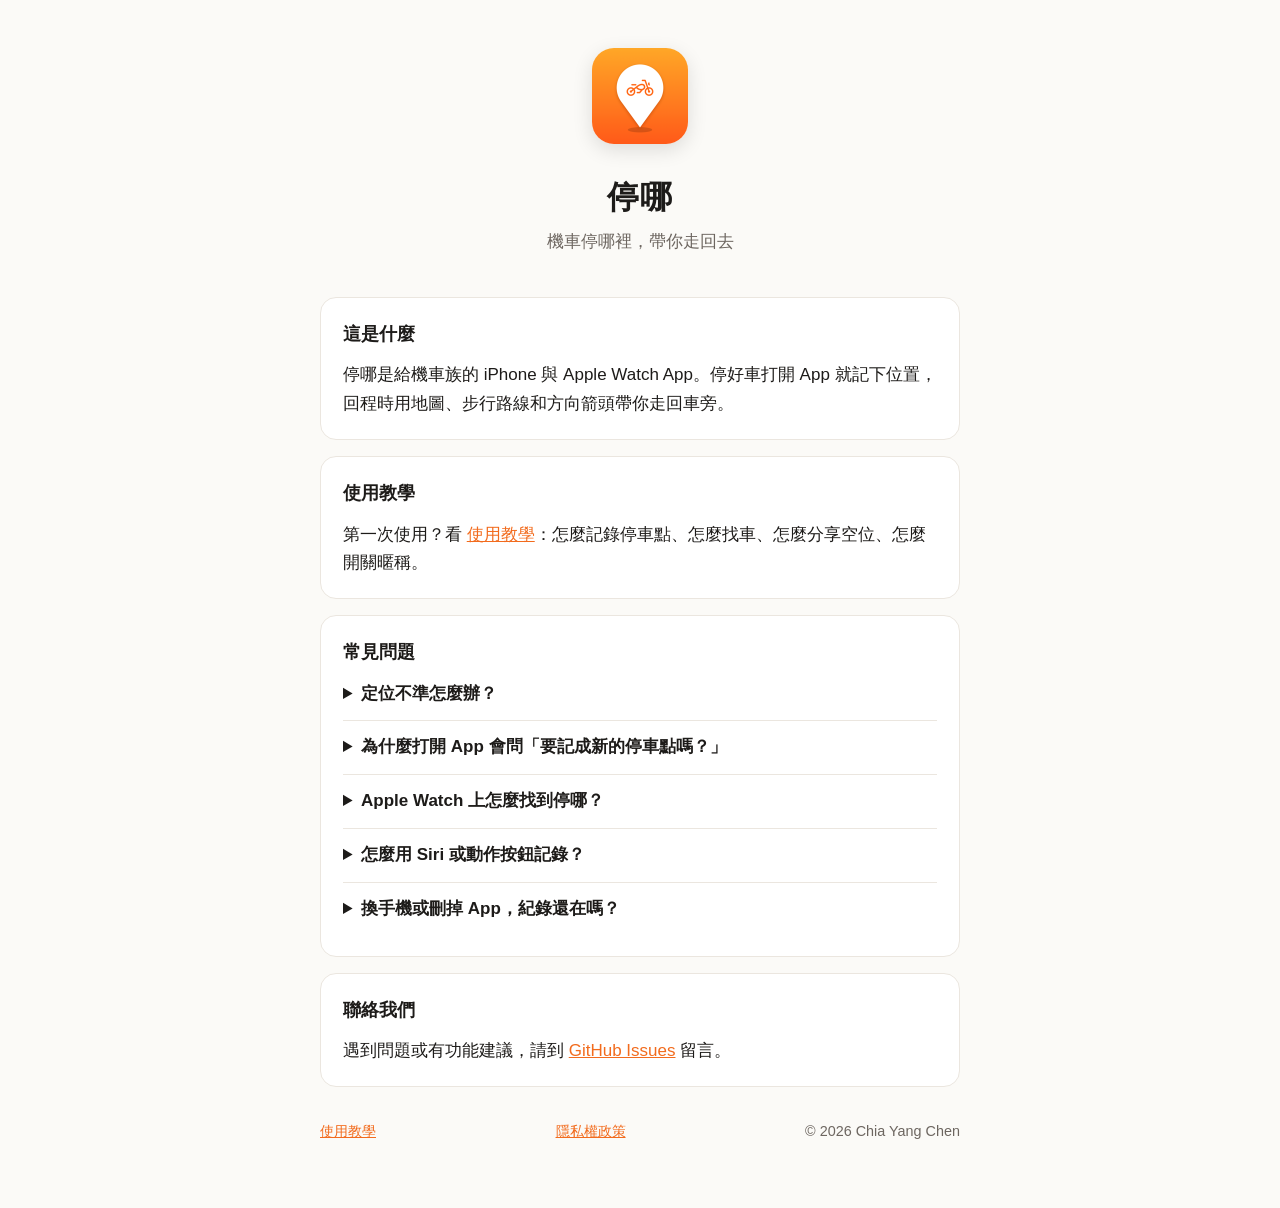
<file: index.html>
<!doctype html>
<html lang="zh-Hant">
<head>
<meta charset="utf-8">
<meta name="viewport" content="width=device-width, initial-scale=1">
<title>停哪｜支援</title>
<meta name="description" content="停哪：記錄機車停車位置，用 Apple Watch 走回去。">
<link rel="stylesheet" href="style.css">
</head>
<body>
<main>
  <header>
    <img src="icon.png" alt="" width="96" height="96">
    <h1>停哪</h1>
    <p class="tagline">機車停哪裡，帶你走回去</p>
  </header>

  <section>
    <h2>這是什麼</h2>
    <p>停哪是給機車族的 iPhone 與 Apple Watch App。停好車打開 App 就記下位置，回程時用地圖、步行路線和方向箭頭帶你走回車旁。</p>
  </section>

  <section>
    <h2>使用教學</h2>
    <p>第一次使用？看 <a href="guide.html">使用教學</a>：怎麼記錄停車點、怎麼找車、怎麼分享空位、怎麼開關暱稱。</p>
  </section>

  <section>
    <h2>常見問題</h2>
    <details>
      <summary>定位不準怎麼辦？</summary>
      <p>在空曠處等幾秒讓 GPS 收斂，或按「重新定位」。記錄後也可以按「微調」，在地圖上點一下把圖釘移到車子實際的位置。</p>
    </details>
    <details>
      <summary>為什麼打開 App 會問「要記成新的停車點嗎？」</summary>
      <p>目前位置離上一個停車點超過 50 公尺時，停哪會先確認，避免你只是打開看看就蓋掉原本的紀錄。</p>
    </details>
    <details>
      <summary>Apple Watch 上怎麼找到停哪？</summary>
      <p>手錶 App 會隨 iPhone App 一起安裝。也可以把「停哪」加到錶面複雜功能，或在 iPhone 按「導航」後從智慧型堆疊點開。</p>
    </details>
    <details>
      <summary>怎麼用 Siri 或動作按鈕記錄？</summary>
      <p>說「嘿 Siri，停哪記錄停車」。動作按鈕請到「設定」&gt;「動作按鈕」選擇「捷徑」，再選「停哪」的「記錄停車位置」。</p>
    </details>
    <details>
      <summary>換手機或刪掉 App，紀錄還在嗎？</summary>
      <p>停車紀錄只存在你的裝置上。用 iPhone 備份還原到新手機時會一併帶過去；刪除 App 則會一起刪除。</p>
    </details>
  </section>

  <section>
    <h2>聯絡我們</h2>
    <p>遇到問題或有功能建議，請到 <a href="https://github.com/Unayung/MotoPark-Pages/issues">GitHub Issues</a> 留言。</p>
  </section>

  <footer>
    <a href="guide.html">使用教學</a>
    <a href="privacy.html">隱私權政策</a>
    <span>© 2026 Chia Yang Chen</span>
  </footer>
</main>
</body>
</html>
</file>
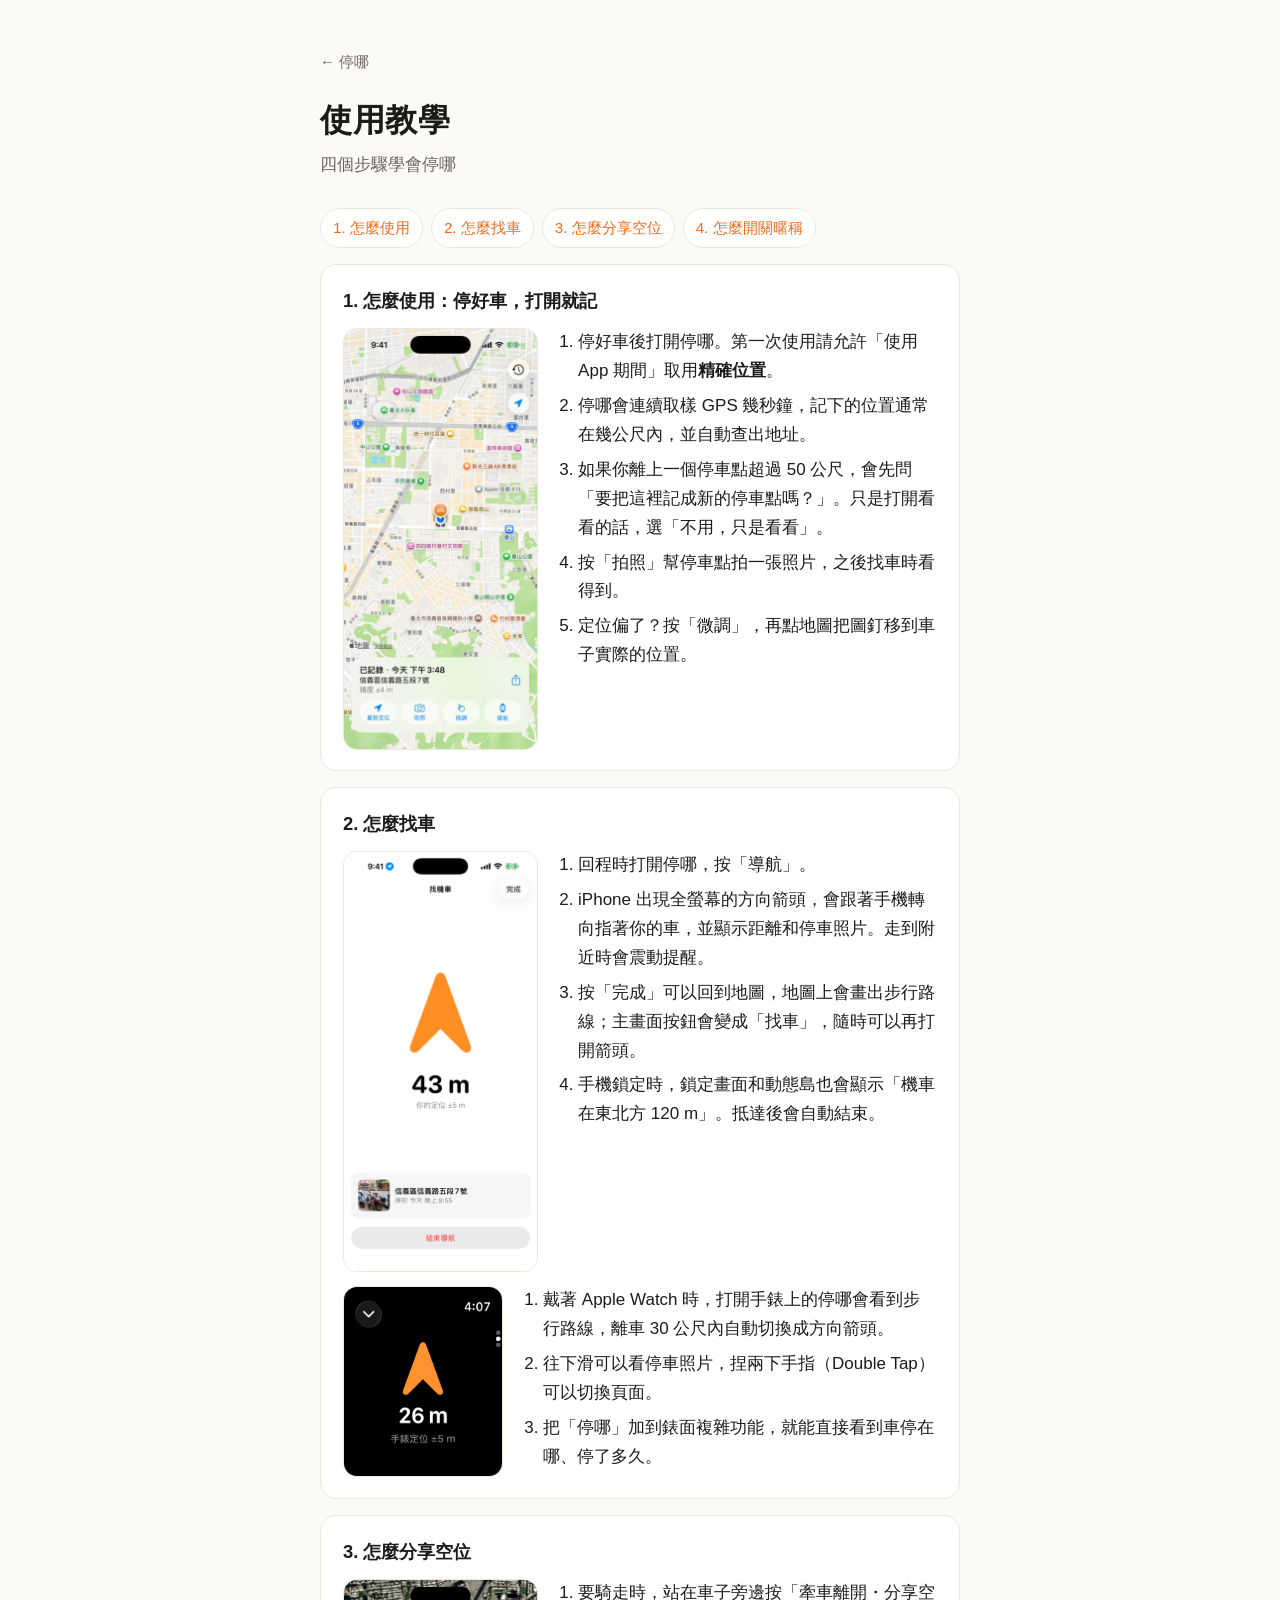
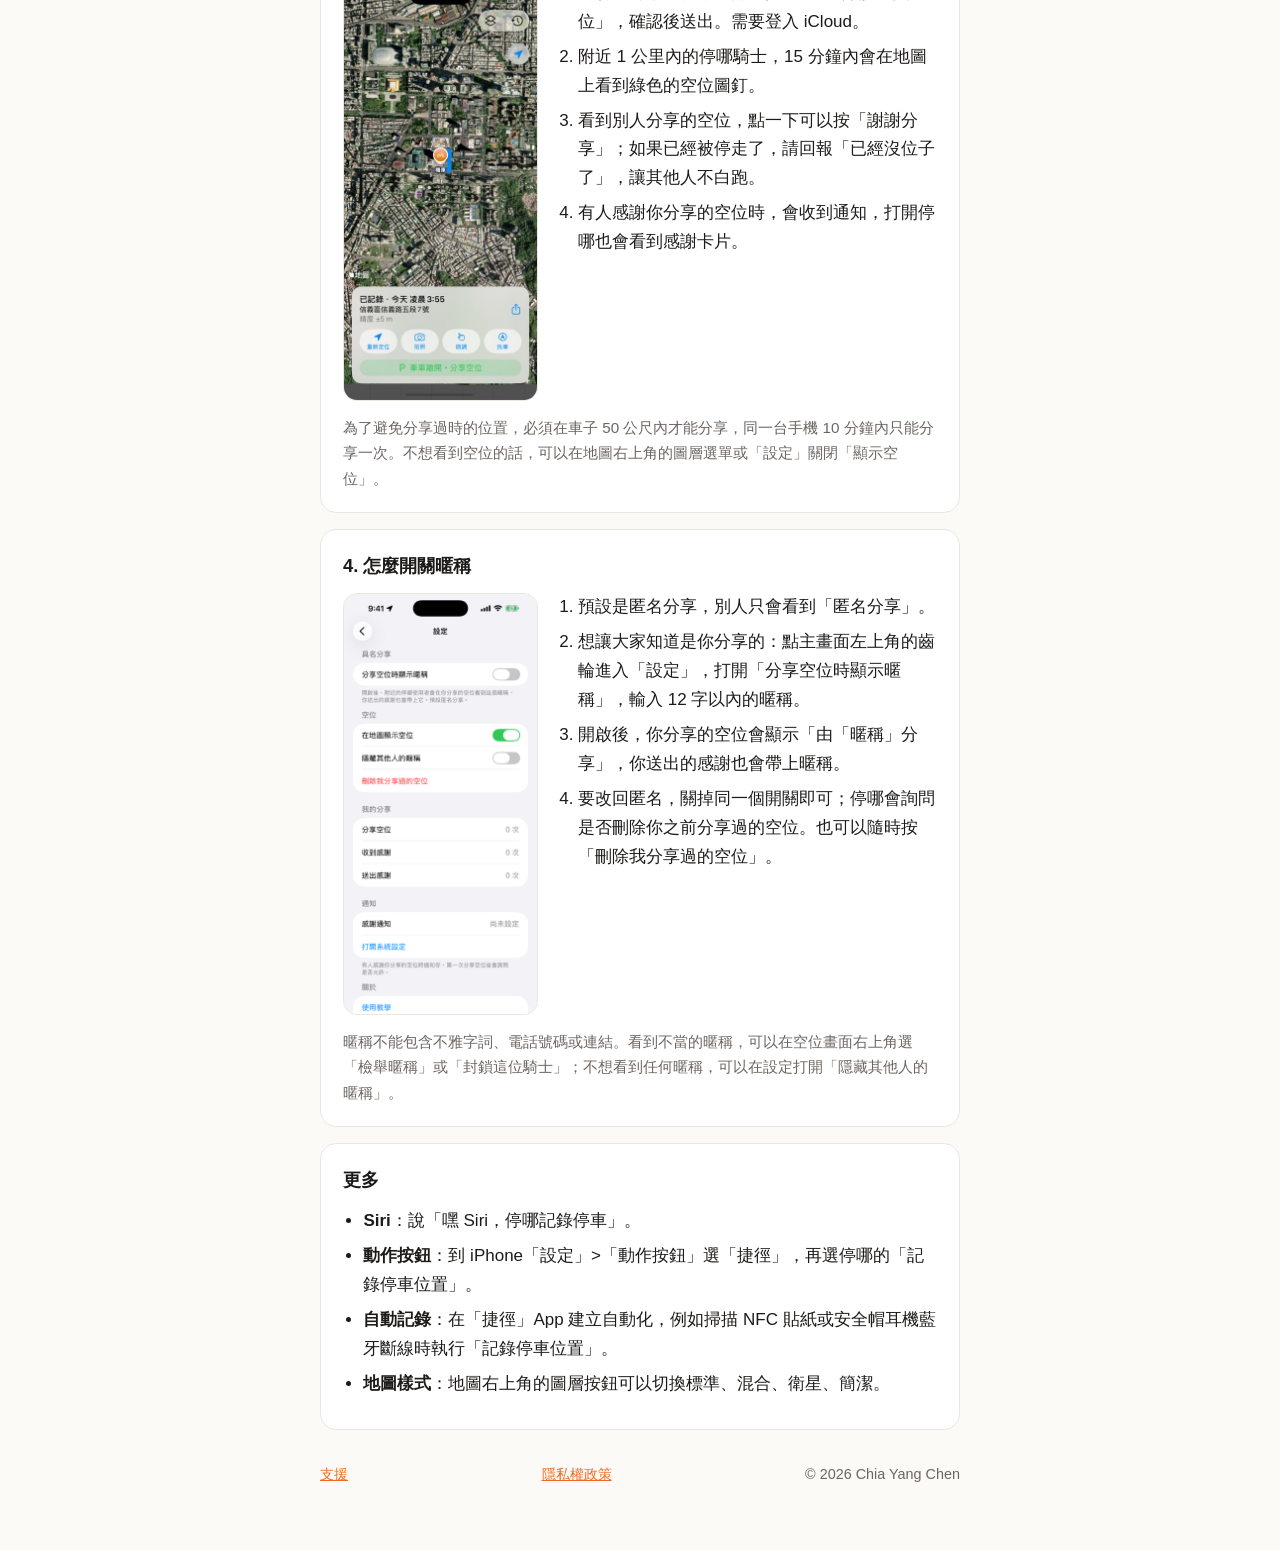
<file: guide.html>
<!doctype html>
<html lang="zh-Hant">
<head>
<meta charset="utf-8">
<meta name="viewport" content="width=device-width, initial-scale=1">
<title>停哪｜使用教學</title>
<meta name="description" content="停哪使用教學：記錄停車點、找車、分享空位、設定暱稱。">
<link rel="stylesheet" href="style.css">
</head>
<body>
<main>
  <header class="compact">
    <a href="index.html" class="back">← 停哪</a>
    <h1>使用教學</h1>
    <p class="updated">四個步驟學會停哪</p>
  </header>

  <nav class="toc">
    <a href="#record">1. 怎麼使用</a>
    <a href="#find">2. 怎麼找車</a>
    <a href="#share">3. 怎麼分享空位</a>
    <a href="#nickname">4. 怎麼開關暱稱</a>
  </nav>

  <section id="record">
    <h2>1. 怎麼使用：停好車，打開就記</h2>
    <div class="guide">
      <img src="images/record.jpg" alt="停哪主畫面，地圖上標出機車停車點與地址" width="195">
      <ol>
        <li>停好車後打開停哪。第一次使用請允許「使用 App 期間」取用<strong>精確位置</strong>。</li>
        <li>停哪會連續取樣 GPS 幾秒鐘，記下的位置通常在幾公尺內，並自動查出地址。</li>
        <li>如果你離上一個停車點超過 50 公尺，會先問「要把這裡記成新的停車點嗎？」。只是打開看看的話，選「不用，只是看看」。</li>
        <li>按「拍照」幫停車點拍一張照片，之後找車時看得到。</li>
        <li>定位偏了？按「微調」，再點地圖把圖釘移到車子實際的位置。</li>
      </ol>
    </div>
  </section>

  <section id="find">
    <h2>2. 怎麼找車</h2>
    <div class="guide">
      <img src="images/compass.png" alt="找機車畫面，大箭頭指向機車並顯示距離" width="195">
      <ol>
        <li>回程時打開停哪，按「導航」。</li>
        <li>iPhone 出現全螢幕的方向箭頭，會跟著手機轉向指著你的車，並顯示距離和停車照片。走到附近時會震動提醒。</li>
        <li>按「完成」可以回到地圖，地圖上會畫出步行路線；主畫面按鈕會變成「找車」，隨時可以再打開箭頭。</li>
        <li>手機鎖定時，鎖定畫面和動態島也會顯示「機車在東北方 120 m」。抵達後會自動結束。</li>
      </ol>
    </div>
    <div class="guide">
      <img src="images/watch-arrow.png" alt="Apple Watch 上指向機車的箭頭" width="160">
      <ol>
        <li>戴著 Apple Watch 時，打開手錶上的停哪會看到步行路線，離車 30 公尺內自動切換成方向箭頭。</li>
        <li>往下滑可以看停車照片，捏兩下手指（Double Tap）可以切換頁面。</li>
        <li>把「停哪」加到錶面複雜功能，就能直接看到車停在哪、停了多久。</li>
      </ol>
    </div>
  </section>

  <section id="share">
    <h2>3. 怎麼分享空位</h2>
    <div class="guide">
      <img src="images/navigate-share.jpg" alt="主畫面下方的「牽車離開・分享空位」按鈕" width="195">
      <ol>
        <li>要騎走時，站在車子旁邊按「牽車離開・分享空位」，確認後送出。需要登入 iCloud。</li>
        <li>附近 1 公里內的停哪騎士，15 分鐘內會在地圖上看到綠色的空位圖釘。</li>
        <li>看到別人分享的空位，點一下可以按「謝謝分享」；如果已經被停走了，請回報「已經沒位子了」，讓其他人不白跑。</li>
        <li>有人感謝你分享的空位時，會收到通知，打開停哪也會看到感謝卡片。</li>
      </ol>
    </div>
    <p class="note">為了避免分享過時的位置，必須在車子 50 公尺內才能分享，同一台手機 10 分鐘內只能分享一次。不想看到空位的話，可以在地圖右上角的圖層選單或「設定」關閉「顯示空位」。</p>
  </section>

  <section id="nickname">
    <h2>4. 怎麼開關暱稱</h2>
    <div class="guide">
      <img src="images/settings.png" alt="設定頁的具名分享開關" width="195">
      <ol>
        <li>預設是匿名分享，別人只會看到「匿名分享」。</li>
        <li>想讓大家知道是你分享的：點主畫面左上角的齒輪進入「設定」，打開「分享空位時顯示暱稱」，輸入 12 字以內的暱稱。</li>
        <li>開啟後，你分享的空位會顯示「由「暱稱」分享」，你送出的感謝也會帶上暱稱。</li>
        <li>要改回匿名，關掉同一個開關即可；停哪會詢問是否刪除你之前分享過的空位。也可以隨時按「刪除我分享過的空位」。</li>
      </ol>
    </div>
    <p class="note">暱稱不能包含不雅字詞、電話號碼或連結。看到不當的暱稱，可以在空位畫面右上角選「檢舉暱稱」或「封鎖這位騎士」；不想看到任何暱稱，可以在設定打開「隱藏其他人的暱稱」。</p>
  </section>

  <section>
    <h2>更多</h2>
    <ul>
      <li><strong>Siri</strong>：說「嘿 Siri，停哪記錄停車」。</li>
      <li><strong>動作按鈕</strong>：到 iPhone「設定」&gt;「動作按鈕」選「捷徑」，再選停哪的「記錄停車位置」。</li>
      <li><strong>自動記錄</strong>：在「捷徑」App 建立自動化，例如掃描 NFC 貼紙或安全帽耳機藍牙斷線時執行「記錄停車位置」。</li>
      <li><strong>地圖樣式</strong>：地圖右上角的圖層按鈕可以切換標準、混合、衛星、簡潔。</li>
    </ul>
  </section>

  <footer>
    <a href="index.html">支援</a>
    <a href="privacy.html">隱私權政策</a>
    <span>© 2026 Chia Yang Chen</span>
  </footer>
</main>
</body>
</html>
</file>
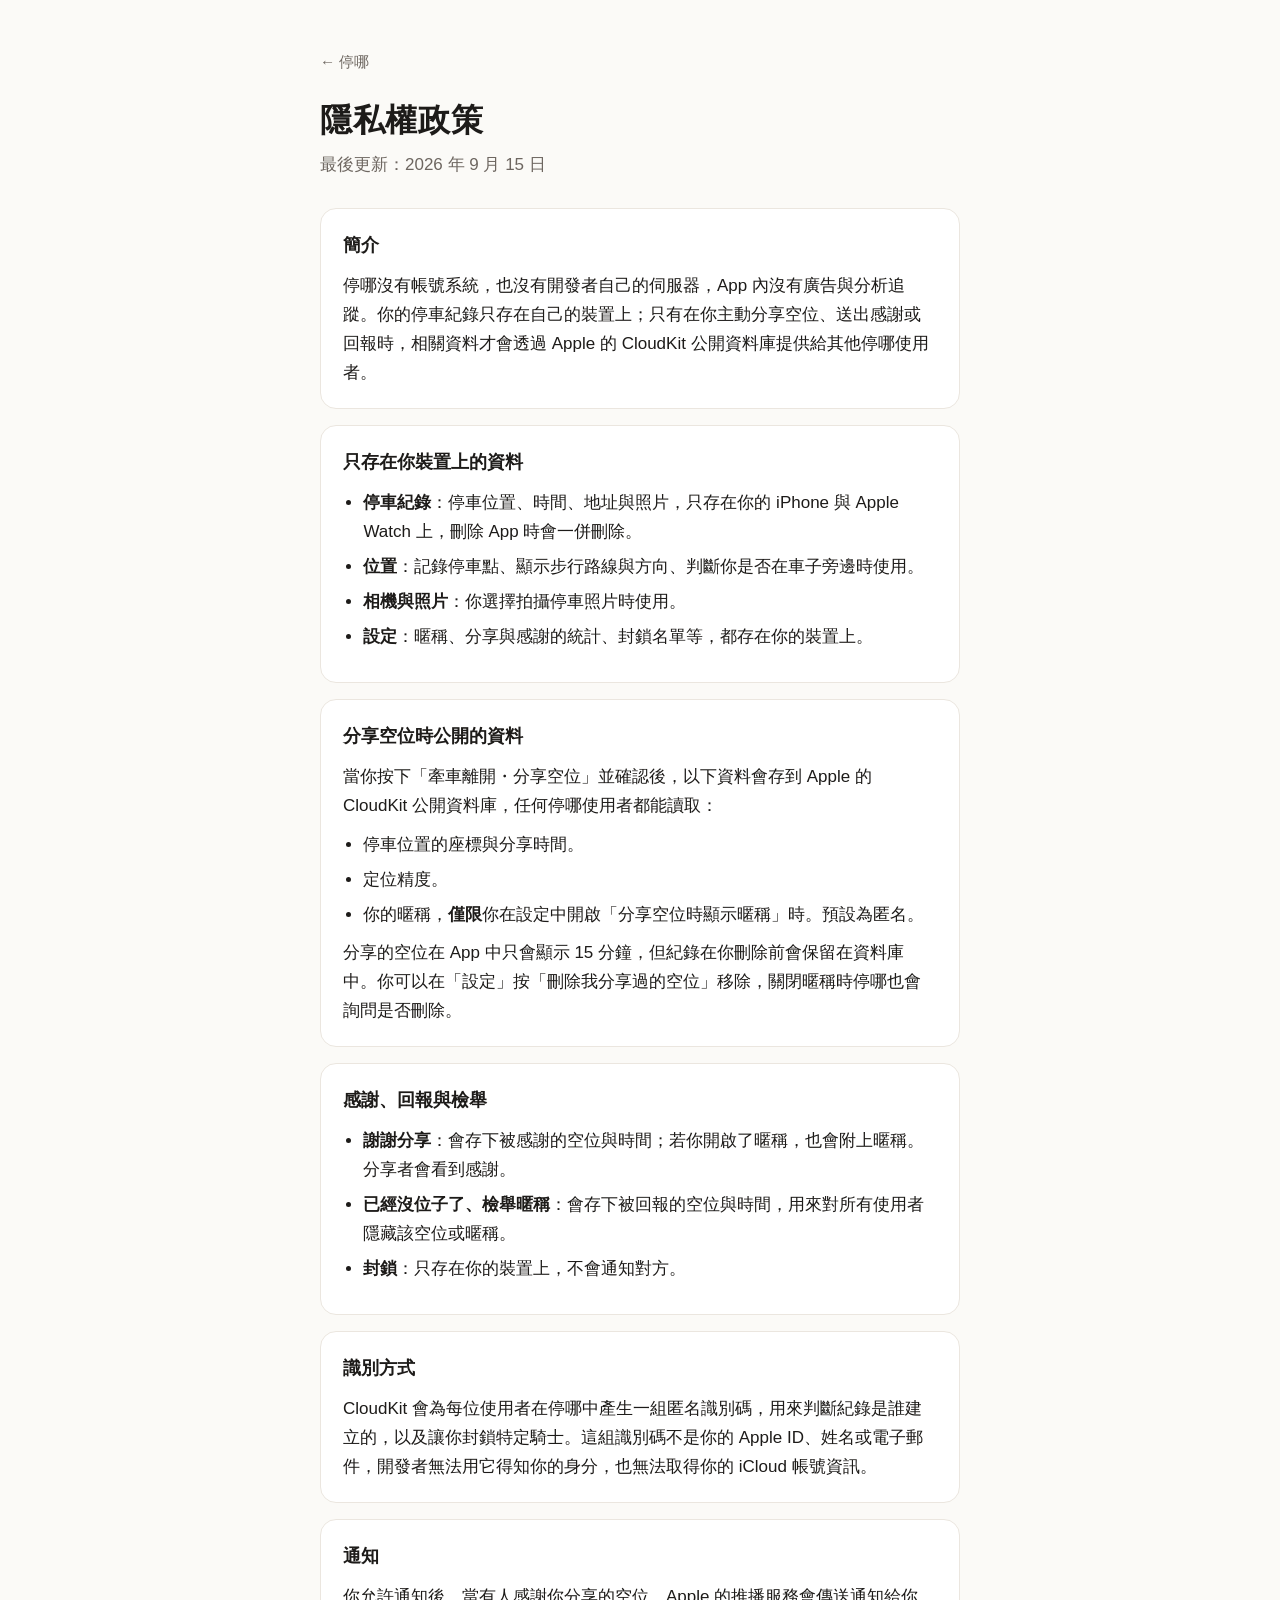
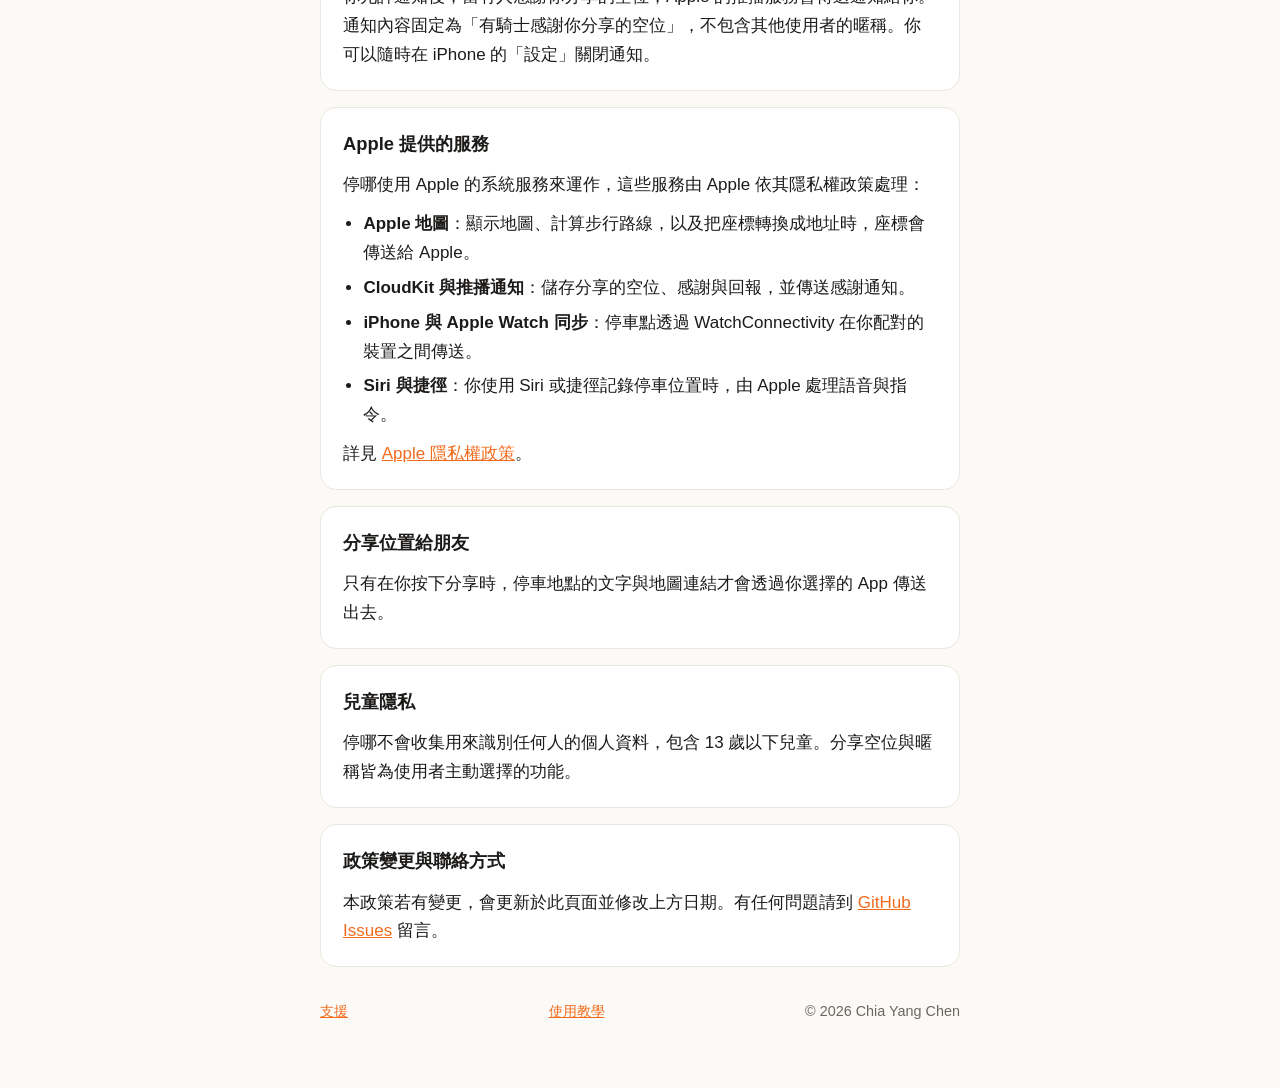
<file: privacy.html>
<!doctype html>
<html lang="zh-Hant">
<head>
<meta charset="utf-8">
<meta name="viewport" content="width=device-width, initial-scale=1">
<title>停哪｜隱私權政策</title>
<link rel="stylesheet" href="style.css">
</head>
<body>
<main>
  <header class="compact">
    <a href="index.html" class="back">← 停哪</a>
    <h1>隱私權政策</h1>
    <p class="updated">最後更新：2026 年 9 月 15 日</p>
  </header>

  <section>
    <h2>簡介</h2>
    <p>停哪沒有帳號系統，也沒有開發者自己的伺服器，App 內沒有廣告與分析追蹤。你的停車紀錄只存在自己的裝置上；只有在你主動分享空位、送出感謝或回報時，相關資料才會透過 Apple 的 CloudKit 公開資料庫提供給其他停哪使用者。</p>
  </section>

  <section>
    <h2>只存在你裝置上的資料</h2>
    <ul>
      <li><strong>停車紀錄</strong>：停車位置、時間、地址與照片，只存在你的 iPhone 與 Apple Watch 上，刪除 App 時會一併刪除。</li>
      <li><strong>位置</strong>：記錄停車點、顯示步行路線與方向、判斷你是否在車子旁邊時使用。</li>
      <li><strong>相機與照片</strong>：你選擇拍攝停車照片時使用。</li>
      <li><strong>設定</strong>：暱稱、分享與感謝的統計、封鎖名單等，都存在你的裝置上。</li>
    </ul>
  </section>

  <section>
    <h2>分享空位時公開的資料</h2>
    <p>當你按下「牽車離開・分享空位」並確認後，以下資料會存到 Apple 的 CloudKit 公開資料庫，任何停哪使用者都能讀取：</p>
    <ul>
      <li>停車位置的座標與分享時間。</li>
      <li>定位精度。</li>
      <li>你的暱稱，<strong>僅限</strong>你在設定中開啟「分享空位時顯示暱稱」時。預設為匿名。</li>
    </ul>
    <p>分享的空位在 App 中只會顯示 15 分鐘，但紀錄在你刪除前會保留在資料庫中。你可以在「設定」按「刪除我分享過的空位」移除，關閉暱稱時停哪也會詢問是否刪除。</p>
  </section>

  <section>
    <h2>感謝、回報與檢舉</h2>
    <ul>
      <li><strong>謝謝分享</strong>：會存下被感謝的空位與時間；若你開啟了暱稱，也會附上暱稱。分享者會看到感謝。</li>
      <li><strong>已經沒位子了、檢舉暱稱</strong>：會存下被回報的空位與時間，用來對所有使用者隱藏該空位或暱稱。</li>
      <li><strong>封鎖</strong>：只存在你的裝置上，不會通知對方。</li>
    </ul>
  </section>

  <section>
    <h2>識別方式</h2>
    <p>CloudKit 會為每位使用者在停哪中產生一組匿名識別碼，用來判斷紀錄是誰建立的，以及讓你封鎖特定騎士。這組識別碼不是你的 Apple ID、姓名或電子郵件，開發者無法用它得知你的身分，也無法取得你的 iCloud 帳號資訊。</p>
  </section>

  <section>
    <h2>通知</h2>
    <p>你允許通知後，當有人感謝你分享的空位，Apple 的推播服務會傳送通知給你。通知內容固定為「有騎士感謝你分享的空位」，不包含其他使用者的暱稱。你可以隨時在 iPhone 的「設定」關閉通知。</p>
  </section>

  <section>
    <h2>Apple 提供的服務</h2>
    <p>停哪使用 Apple 的系統服務來運作，這些服務由 Apple 依其隱私權政策處理：</p>
    <ul>
      <li><strong>Apple 地圖</strong>：顯示地圖、計算步行路線，以及把座標轉換成地址時，座標會傳送給 Apple。</li>
      <li><strong>CloudKit 與推播通知</strong>：儲存分享的空位、感謝與回報，並傳送感謝通知。</li>
      <li><strong>iPhone 與 Apple Watch 同步</strong>：停車點透過 WatchConnectivity 在你配對的裝置之間傳送。</li>
      <li><strong>Siri 與捷徑</strong>：你使用 Siri 或捷徑記錄停車位置時，由 Apple 處理語音與指令。</li>
    </ul>
    <p>詳見 <a href="https://www.apple.com/tw/legal/privacy/">Apple 隱私權政策</a>。</p>
  </section>

  <section>
    <h2>分享位置給朋友</h2>
    <p>只有在你按下分享時，停車地點的文字與地圖連結才會透過你選擇的 App 傳送出去。</p>
  </section>

  <section>
    <h2>兒童隱私</h2>
    <p>停哪不會收集用來識別任何人的個人資料，包含 13 歲以下兒童。分享空位與暱稱皆為使用者主動選擇的功能。</p>
  </section>

  <section>
    <h2>政策變更與聯絡方式</h2>
    <p>本政策若有變更，會更新於此頁面並修改上方日期。有任何問題請到 <a href="https://github.com/Unayung/MotoPark-Pages/issues">GitHub Issues</a> 留言。</p>
  </section>

  <footer>
    <a href="index.html">支援</a>
    <a href="guide.html">使用教學</a>
    <span>© 2026 Chia Yang Chen</span>
  </footer>
</main>
</body>
</html>
</file>
<file: style.css>
:root {
  --bg: #fbfaf7;
  --text: #1d1b19;
  --muted: #6d6660;
  --accent: #f26b1d;
  --card: #ffffff;
  --line: #ebe6df;
  color-scheme: light dark;
}

@media (prefers-color-scheme: dark) {
  :root {
    --bg: #151412;
    --text: #f1ede8;
    --muted: #a39b93;
    --accent: #ff8a3d;
    --card: #1f1d1a;
    --line: #2e2b27;
  }
}

* { box-sizing: border-box; }

body {
  margin: 0;
  background: var(--bg);
  color: var(--text);
  font: 17px/1.7 -apple-system, BlinkMacSystemFont, "PingFang TC", "Noto Sans TC", "Microsoft JhengHei", sans-serif;
}

main {
  max-width: 680px;
  margin: 0 auto;
  padding: 48px 20px 64px;
}

header { text-align: center; margin-bottom: 40px; }
header img { border-radius: 22px; box-shadow: 0 6px 20px rgba(0, 0, 0, 0.12); }
header.compact { text-align: left; margin-bottom: 28px; }

h1 { margin: 16px 0 4px; font-size: 2rem; letter-spacing: 0.02em; }
h2 { margin: 0 0 12px; font-size: 1.15rem; }

.tagline, .updated { margin: 0; color: var(--muted); }
.back { color: var(--muted); text-decoration: none; font-size: 0.95rem; }

section {
  background: var(--card);
  border: 1px solid var(--line);
  border-radius: 16px;
  padding: 20px 22px;
  margin-bottom: 16px;
}

section p { margin: 0 0 10px; }
section p:last-child { margin-bottom: 0; }
ul { margin: 0 0 10px; padding-left: 1.2em; }
li { margin-bottom: 6px; }

details { border-top: 1px solid var(--line); padding: 12px 0; }
details:first-of-type { border-top: none; padding-top: 0; }
summary { cursor: pointer; font-weight: 600; }
details p { margin: 8px 0 0; color: var(--muted); }

a { color: var(--accent); }

.toc {
  display: flex;
  flex-wrap: wrap;
  gap: 8px;
  margin-bottom: 16px;
}
.toc a {
  padding: 6px 12px;
  border: 1px solid var(--line);
  border-radius: 999px;
  background: var(--card);
  text-decoration: none;
  font-size: 0.95rem;
}

.guide {
  display: flex;
  gap: 18px;
  align-items: flex-start;
  margin-bottom: 14px;
}
.guide:last-child { margin-bottom: 0; }
.guide img {
  flex: none;
  height: auto;
  border-radius: 14px;
  border: 1px solid var(--line);
}
.guide ol { margin: 0; padding-left: 1.3em; }
@media (max-width: 520px) {
  .guide { flex-direction: column; align-items: center; }
}

.note {
  margin-top: 12px;
  color: var(--muted);
  font-size: 0.95rem;
}

footer {
  display: flex;
  justify-content: space-between;
  flex-wrap: wrap;
  gap: 8px;
  margin-top: 32px;
  color: var(--muted);
  font-size: 0.9rem;
}
</file>
